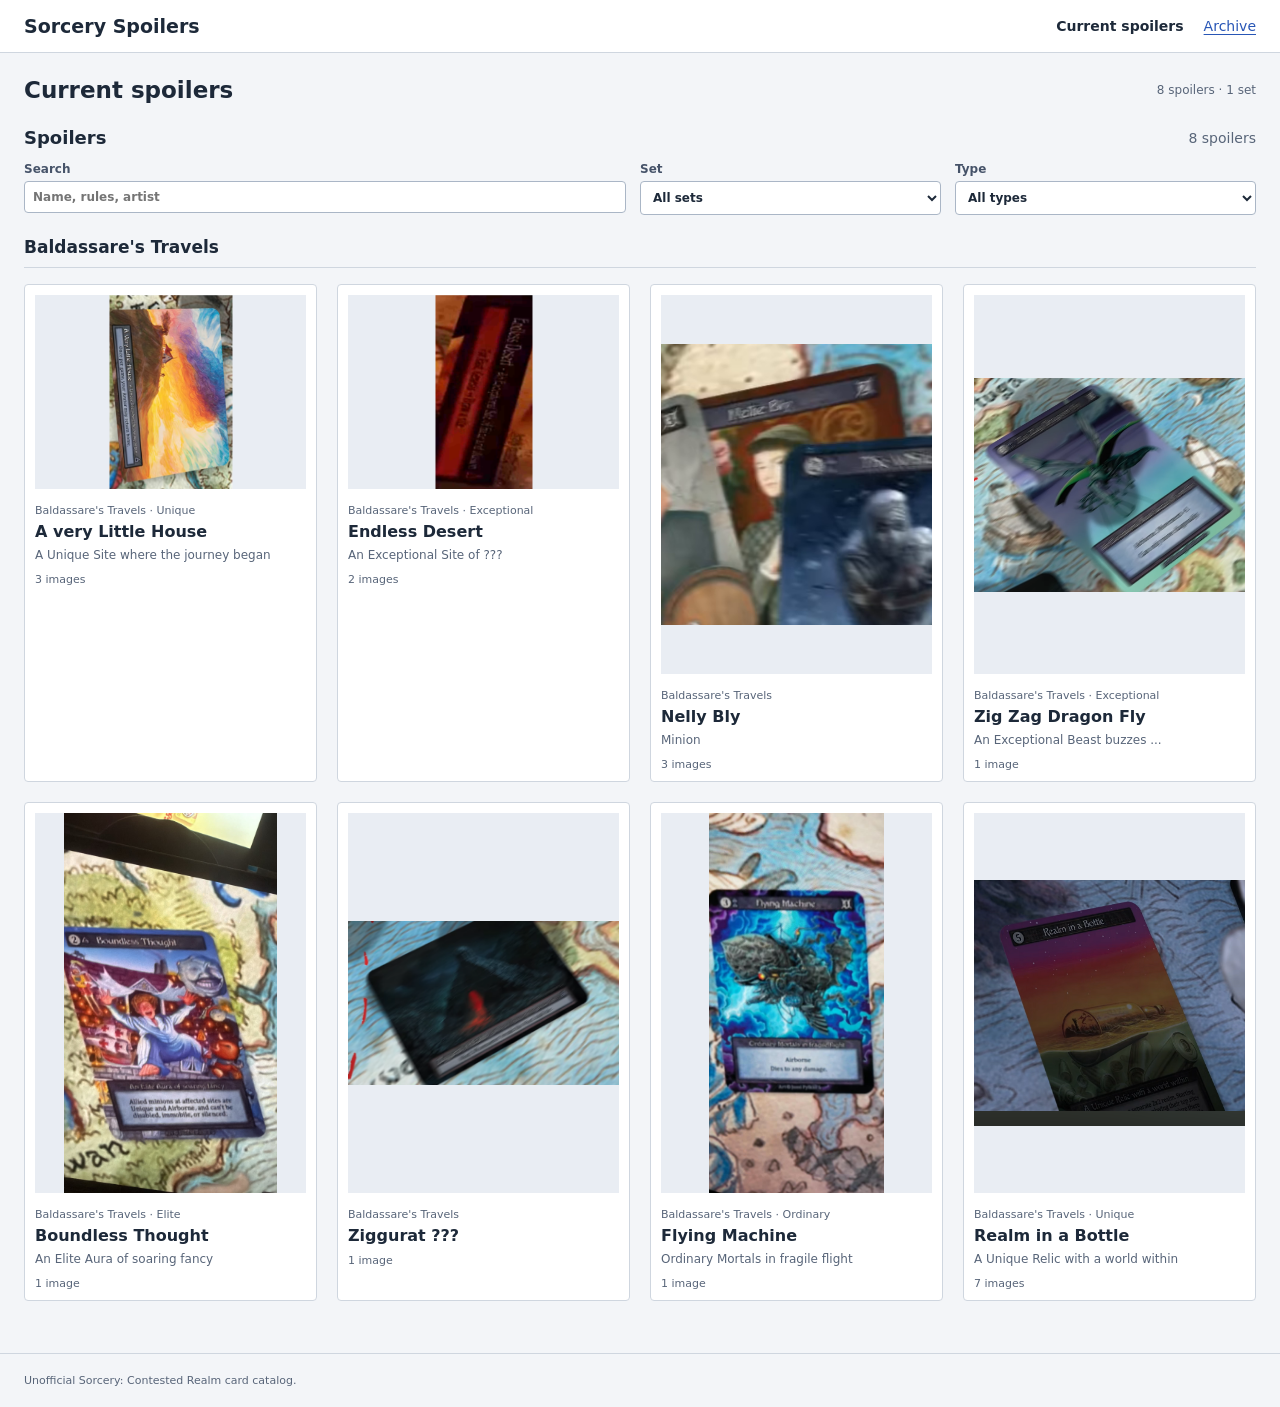
<file: index.html>
<!doctype html>
<html lang="en">
<head><meta charset="utf-8"><meta name="viewport" content="width=device-width,initial-scale=1"><meta name="description" content="Sorcery: Contested Realm card reveals and released-set archive."><title>Sorcery Spoilers</title><link rel="stylesheet" href="style.css"><script src="public.js" defer></script></head>
<body class="public" data-view="current"><header class="topbar"><a class="brand" href="./">Sorcery Spoilers</a><nav aria-label="Public pages"><a id="view-current" href="./" aria-current="page">Current spoilers</a><a id="view-archive" href="archive.html">Archive</a></nav></header>
<main><div class="public-header"><h1 id="collection-title">Current spoilers</h1><p id="stats">Loading…</p></div><section id="gallery"><div class="section-title"><h2>Spoilers</h2><span id="result-count" class="muted" aria-live="polite"></span></div><div class="filters"><label>Search<input id="search" type="search" placeholder="Name, rules, artist"></label><label>Set<select id="set"><option value="">All sets</option></select></label><label>Type<select id="type"><option value="">All types</option></select></label></div><div id="cards"></div><p id="empty" class="empty" hidden>No spoilers match.</p></section></main>
<dialog id="detail"><button id="close-detail" class="close" aria-label="Close card details">Close</button><div id="detail-content"></div></dialog><footer>Unofficial Sorcery: Contested Realm card catalog.</footer></body></html>
</file>
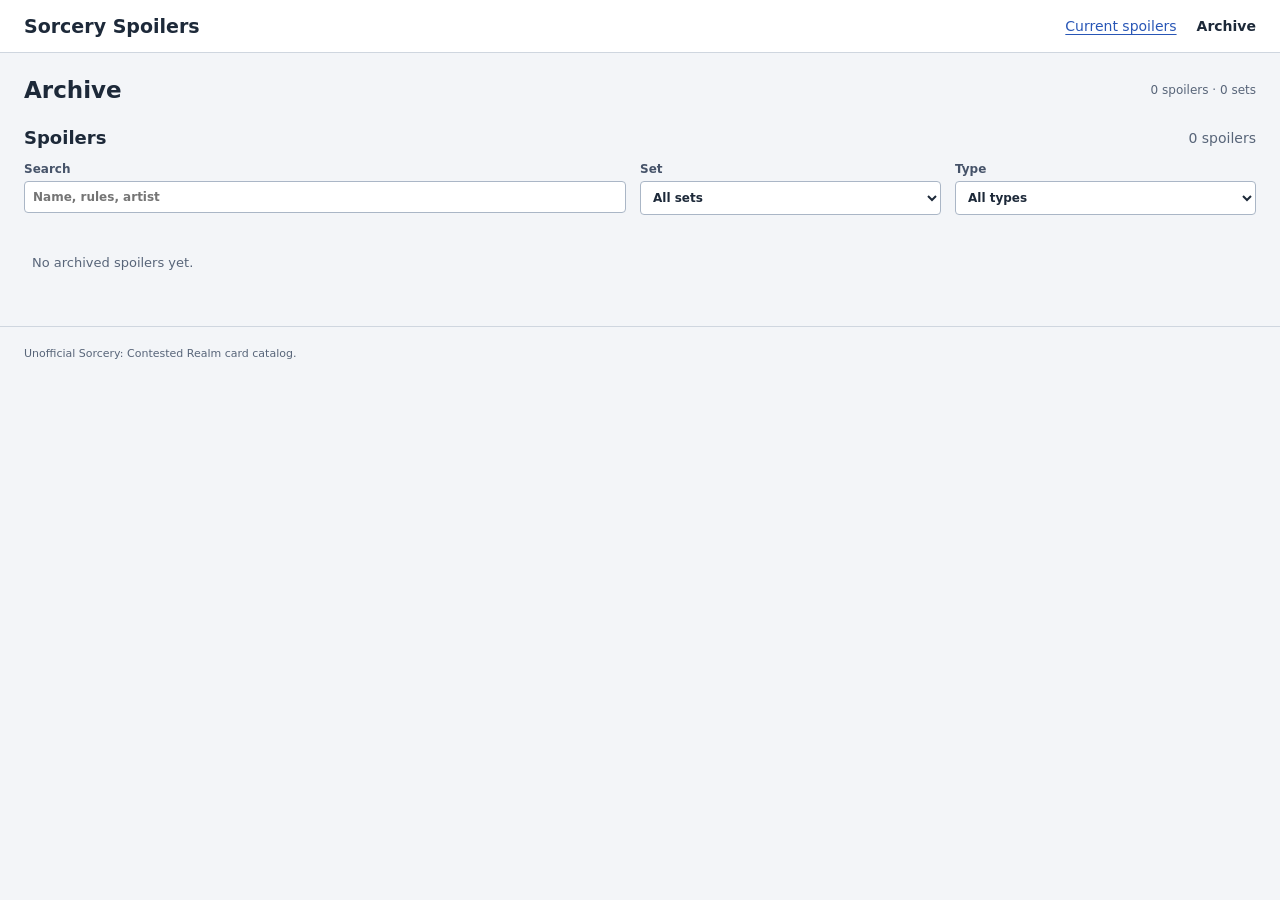
<file: archive.html>
<!doctype html>
<html lang="en">
<head><meta charset="utf-8"><meta name="viewport" content="width=device-width,initial-scale=1"><meta name="description" content="Past Sorcery: Contested Realm spoilers grouped by released set."><title>Archive — Sorcery Spoilers</title><link rel="stylesheet" href="style.css"><script src="public.js" defer></script></head>
<body class="public" data-view="archive"><header class="topbar"><a class="brand" href="./">Sorcery Spoilers</a><nav aria-label="Public pages"><a id="view-current" href="./">Current spoilers</a><a id="view-archive" href="archive.html" aria-current="page">Archive</a></nav></header>
<main><div class="public-header"><h1 id="collection-title">Archive</h1><p id="stats">Loading…</p></div><section id="gallery"><div class="section-title"><h2>Spoilers</h2><span id="result-count" class="muted" aria-live="polite"></span></div><div class="filters"><label>Search<input id="search" type="search" placeholder="Name, rules, artist"></label><label>Set<select id="set"><option value="">All sets</option></select></label><label>Type<select id="type"><option value="">All types</option></select></label></div><div id="cards"></div><p id="empty" class="empty" hidden>No spoilers match.</p></section></main>
<dialog id="detail"><button id="close-detail" class="close" aria-label="Close card details">Close</button><div id="detail-content"></div></dialog><footer>Unofficial Sorcery: Contested Realm card catalog.</footer></body></html>
</file>
<file: style.css>
:root{color-scheme:light;--bg:#f3f5f8;--panel:#fff;--line:#cfd6df;--ink:#1d2939;--muted:#586579;--accent:#2856b6;--accent-soft:#edf2fc;font-family:system-ui,-apple-system,BlinkMacSystemFont,"Segoe UI",sans-serif;font-size:14px;background:var(--bg);color:var(--ink)}
*{box-sizing:border-box}body{margin:0}button,input,select,textarea{font:inherit}a{color:var(--accent);text-underline-offset:3px}button{padding:8px 12px;border:1px solid #aab6c6;border-radius:4px;background:#fff;color:var(--ink);cursor:pointer}button:hover{background:var(--accent-soft);border-color:var(--accent)}button:disabled{opacity:.5;cursor:default}button.primary{background:var(--accent);border-color:var(--accent);color:#fff;font-weight:600}button.primary:hover{background:#204999}.selected{border-color:var(--accent)!important;background:var(--accent-soft)!important}input,select,textarea{width:100%;max-width:100%;padding:8px;border:1px solid #aab6c6;border-radius:4px;background:#fff;color:var(--ink)}input[type=checkbox],input[type=radio]{width:auto;margin:0;accent-color:var(--accent)}textarea{resize:vertical}label{display:block;font-size:12px;font-weight:600;color:#465369;margin:10px 0}label input,label select,label textarea{display:block;margin-top:5px}.check{display:flex;align-items:center;gap:8px;font-size:12px;font-weight:400;color:var(--ink)}.check input{margin:0}:focus-visible{outline:2px solid var(--accent);outline-offset:2px}h1,h2,h3,p{margin-top:0}h1{font-size:23px}h2{font-size:18px;font-weight:650}h3{font-size:14px;font-weight:650}p{line-height:1.5}.muted{color:var(--muted)}.small,small{font-size:12px}.topbar{display:flex;justify-content:space-between;align-items:center;gap:20px;padding:15px 24px;border-bottom:1px solid var(--line);background:#fff}.brand{font-size:19px;font-weight:700;color:var(--ink);text-decoration:none}.brand span{font-size:13px;color:var(--muted);font-weight:500;margin-left:12px}.publish-bar{display:flex;align-items:center;gap:12px}.publish-bar span{font-size:12px;color:var(--muted)}#notice:empty{display:none}#notice{padding:10px 24px;border-bottom:1px solid var(--line)}.success{background:#edf6ef;color:#285b38}.error{background:#fff0ee;color:#8f2c21}.workspace{display:grid;grid-template-columns:minmax(0,.9fr) minmax(0,1.1fr);max-width:1800px;margin:auto;min-height:calc(100vh - 65px)}.panel{padding:18px 15px;background:var(--panel)}.collection{border-right:1px solid var(--line)}.review-center{padding:20px;min-width:0}.section-title{display:flex;justify-content:space-between;align-items:center;gap:12px;margin-bottom:14px}.section-title h1,.section-title h2{margin:0}.collection h1{font-size:17px}.image-panel{padding:16px;border:1px solid var(--line);border-radius:6px;background:#fff}.image-heading{margin-bottom:12px}.image-heading h2{font-size:16px}.comparison{display:flex;justify-content:center;align-items:center;min-height:260px;padding:8px 0}.comparison a{max-width:100%;line-height:0}.comparison img{max-width:100%;height:auto;max-height:var(--preview-image-height,420px);object-fit:contain}.empty{padding:16px 8px;color:var(--muted);font-size:13px}.image-actions{margin-top:16px;border:1px solid var(--line);border-radius:6px;background:#fff}.image-actions>.action-section,.image-actions>.context{margin:0;border:0;border-radius:0;padding:0}.image-actions>.new-card-action,.image-actions>details.context{border-top:1px solid var(--line)}.new-card-action{padding:12px 16px}.new-card-action>#editor:not(:empty){margin-top:12px}.new-card-action>button{width:100%;text-align:left;font-size:14px;font-weight:600;background:transparent;border-color:transparent;padding:3px 0}.new-card-action>button:hover{color:var(--accent)}.image-actions>details>summary{display:flex;align-items:center;justify-content:space-between;gap:12px;padding:15px 16px;list-style:none}.image-actions>details>summary::-webkit-details-marker{display:none}.image-actions>details>summary:after{content:"+";font-size:17px;font-weight:400;color:var(--muted)}.image-actions>details[open]>summary:after{content:"−"}.action-section>summary h2{margin:0;font-size:14px;font-weight:600}.action-section>form{padding:0 16px 16px}.action-section form>button[type=submit]{margin-top:14px}.image-actions>.context>summary{font-size:12px;color:var(--muted)}#context{padding:0 16px 16px}.field-grid{display:grid;grid-template-columns:repeat(2,minmax(0,1fr));gap:0 14px}.field-grid label:has(textarea){grid-column:1/-1}.action-row{display:flex;flex-wrap:wrap;gap:8px;margin:12px 0}.action-row button{font-size:12px}.card-picker{position:relative}.picker-input{display:flex;gap:4px}.picker-input input{min-width:0}.picker-input button{flex:0 0 36px}.card-options{position:absolute;z-index:10;top:calc(100% + 4px);left:0;right:0;max-height:330px;overflow:auto;background:#fff;border:1px solid #aab6c6;border-radius:4px;box-shadow:0 5px 16px #18223020}.card-option{display:block;text-align:left;width:100%;border:0;border-radius:0;border-bottom:1px solid #e4e8ee;padding:8px}.card-option[aria-selected=true]{background:var(--accent-soft);box-shadow:inset 3px 0 var(--accent)}.card-row{display:flex;gap:10px;align-items:center;text-align:left;min-width:0}.card-row img,.thumbnail-placeholder{width:42px;height:58px;object-fit:contain;flex:0 0 42px}.thumbnail-placeholder{display:flex;align-items:center;justify-content:center;background:#e9edf3;color:var(--muted);font-size:10px;text-align:center}.card-row-text{display:flex;flex-direction:column;gap:4px;min-width:0;overflow-wrap:anywhere}.card-row-text small{font-size:11px;color:var(--muted)}#selected-card-preview:not(:empty){border:1px solid var(--line);background:#f8fafc;padding:10px;margin-top:10px;border-radius:4px}#current-links{flex:1;min-width:0}#current-links h3{font-size:12px;color:var(--muted);margin:0 0 8px;font-weight:500}#linked-cards{display:flex;flex-wrap:wrap;gap:8px}.linked-card{font-size:12px;padding:6px 8px}.linked-card img{width:28px;height:39px;flex-basis:28px}.editable-gallery{display:flex;flex-wrap:wrap;gap:10px;margin-bottom:16px}.editable-gallery figure{margin:0;width:94px;border:1px solid var(--line);border-radius:4px;padding:6px;background:#f8fafc}.editable-gallery img{width:80px;height:112px;object-fit:contain}.editable-gallery label{margin:7px 0}.small-button{font-size:11px;padding:4px 7px;width:100%}details{margin-top:12px;border-top:1px solid var(--line);padding-top:8px}summary{cursor:pointer;font-size:13px;font-weight:600;padding:6px 0}.context article{padding:12px 0;border-bottom:1px solid var(--line);font-size:12px}.context article small{display:block;color:var(--muted)}.context article p{white-space:pre-wrap;overflow-wrap:anywhere;margin:7px 0 0}.context h3{margin-top:10px}#filename{overflow:hidden;text-overflow:ellipsis;white-space:nowrap;text-align:center;margin:8px 0 0;font-size:11px}#filename:empty{display:none}#submission-tools{display:flex;align-items:flex-start;justify-content:space-between;gap:12px;border-top:1px solid var(--line);padding-top:12px;margin-top:14px}.image-toolbar{display:flex;gap:8px;margin-left:auto;flex-shrink:0}.image-toolbar button{font-size:12px;padding:6px 9px}.quiet-button{border-color:transparent;color:var(--muted);background:transparent}.quiet-button:hover{color:#8f2c21;border-color:#e5bab5;background:#fff5f3}[hidden]{display:none!important}
.public .topbar{max-width:1440px;margin:auto}.public nav{display:flex;gap:20px}.public main{max-width:1280px;padding:24px;margin:auto}.public-header{display:flex;justify-content:space-between;align-items:center;gap:20px;margin-bottom:24px}.public-header h1{margin:0}.public-header p{font-size:12px;margin:0;color:var(--muted)}.collection-tabs{display:flex;gap:8px;margin-bottom:24px}.collection-tabs button[aria-pressed=true]{background:var(--accent);color:#fff;border-color:var(--accent)}.filters{display:flex;gap:14px;margin-bottom:22px}.filters label{flex:1;margin:0}.filters label:first-child{flex:2}.set-group{margin-bottom:28px}.set-heading{font-size:17px;border-bottom:1px solid var(--line);padding-bottom:10px;margin-bottom:16px}.public-grid{display:grid;grid-template-columns:repeat(4,minmax(0,1fr));gap:20px}.public-card{display:flex;flex-direction:column;align-items:stretch;justify-content:flex-start;padding:10px;text-align:left;background:#fff;border:1px solid var(--line);border-radius:4px}.public-card:hover{background:#fff;border-color:var(--accent)}.card-face{aspect-ratio:5/7;flex-shrink:0;display:flex;align-items:center;justify-content:center;background:#e9edf3;color:var(--muted);font-size:13px;overflow:hidden}.card-face img{width:100%;height:100%;object-fit:contain}.card-meta{padding-top:12px}.card-meta h3{font-size:16px;margin:5px 0}.card-meta p{font-size:12px;color:var(--muted);margin:0 0 6px}.card-meta small{color:var(--muted);font-size:11px}.public footer{max-width:1280px;padding:20px 24px;margin:auto;border-top:1px solid var(--line);color:var(--muted);font-size:11px}.public dialog{width:min(950px,95vw);max-height:90vh;background:#fff;color:var(--ink);padding:24px;border:1px solid #aab6c6;border-radius:5px}.public dialog::backdrop{background:#18223099}.close{float:right}.detail-images{display:flex;gap:14px;overflow-x:auto;margin:20px 0}.detail-images a{flex:0 0 auto;max-width:100%}.detail-images img{height:350px;max-width:100%;object-fit:contain}.printed-fields{display:grid;grid-template-columns:150px 1fr;gap:9px 20px}.printed-fields dt{color:var(--muted);text-transform:capitalize;font-size:12px}.printed-fields dd{margin:0;white-space:pre-wrap;overflow-wrap:anywhere}
@media(max-width:1100px){.public-grid{grid-template-columns:repeat(3,minmax(0,1fr))}}
@media(max-width:650px){.topbar{padding:14px;flex-wrap:wrap;gap:12px}.publish-bar{flex-wrap:wrap;gap:8px}.workspace{display:flex;flex-direction:column}.collection{border-right:0;border-bottom:1px solid var(--line)}.review-center{padding:14px}.image-panel{padding:14px}.public main{padding:20px 14px}.public-header{align-items:flex-start;flex-direction:column;gap:8px}.filters{flex-wrap:wrap;gap:10px}.filters label:first-child{flex-basis:100%}.public-grid{grid-template-columns:repeat(2,minmax(0,1fr));gap:12px}.public-card{padding:7px}.card-meta h3{font-size:14px}.public nav{gap:14px;font-size:12px}.printed-fields{grid-template-columns:95px 1fr;gap:9px}.public dialog{padding:18px}.detail-images img{height:270px}}
.card-image{position:relative;display:block;aspect-ratio:5/7;overflow:hidden}.card-image>img{position:absolute;inset:0;width:100%;height:100%;max-width:none;max-height:none;object-fit:contain;display:block}.card-face .card-image{width:100%;height:100%}.card-face.site-face{aspect-ratio:7/5}.card-image.site-image{aspect-ratio:7/5}.site-image>img{inset:auto;left:50%;top:50%;width:71.428571%;height:140%;transform:translate(-50%,-50%) rotate(90deg)}.detail-images a{display:block;width:250px;max-width:100%;flex:0 0 auto}.detail-images a.site-asset{width:490px}.detail-images .card-image{width:100%;height:auto}
.collection-grid{display:grid;grid-template-columns:repeat(auto-fill,minmax(100px,1fr));gap:8px;max-height:calc(100vh - 310px);min-height:150px;overflow-y:auto;align-content:start;margin-bottom:12px}.collection-tile{display:flex;flex-direction:column;gap:5px;align-items:stretch;justify-content:flex-start;padding:5px;min-width:0;text-align:center}.collection-tile .card-image{width:100%}.tile-caption{font-size:11px;line-height:1.35;display:block;white-space:nowrap;overflow:hidden;text-overflow:ellipsis;max-width:100%;overflow-wrap:normal}.grid-placeholder{aspect-ratio:5/7;display:flex;align-items:center;justify-content:center;background:#e9edf3;color:var(--muted);font-size:11px}.collection-grid>.empty{grid-column:1/-1}.grid-pager{display:flex;gap:6px;align-items:center;justify-content:space-between;margin:10px 0 16px}.grid-pager button{font-size:11px;padding:5px 7px}.grid-pager span{font-size:11px;color:var(--muted)}.catalog-actions{margin:10px 0 16px}.catalog-actions button{font-size:12px}.card-save-bar{position:sticky;top:var(--preview-offset,0px);z-index:5;display:flex;align-items:center;justify-content:space-between;gap:12px;padding:12px 0;margin-bottom:16px;background:var(--panel);border-bottom:1px solid var(--line)}.card-save-bar h2{margin:0}.gallery-view{display:block;padding:0;border:0;background:transparent;width:100%;line-height:0}.gallery-view img{max-width:100%}@media(max-width:650px){.collection-grid{max-height:340px}}

.save-status{font-size:12px;font-weight:400;color:var(--muted);max-width:65%;text-align:right;overflow-wrap:anywhere}.save-status[data-state=saved]{color:#285b38}.save-status[data-state=error]{color:#8f2c21}

.image-panel.is-floating{position:fixed;z-index:20;padding:12px;box-shadow:0 6px 20px #18223024}.image-panel.is-floating .image-heading,.image-panel.is-floating #filename,.image-panel.is-floating #submission-tools{display:none!important}.image-panel.is-floating .comparison{min-height:0;padding:0}.image-panel.is-floating .comparison img{transition:max-height 120ms ease-out}.review-center :is(input,textarea,select,button){scroll-margin-top:calc(var(--preview-offset,0px) + 90px)}@media(prefers-reduced-motion:reduce){.image-panel.is-floating .comparison img{transition:none}}

.image-panel.is-floating::before,.image-panel.is-floating::after{content:"";position:absolute;left:0;right:0}.image-panel.is-floating::before{bottom:100%;height:12px;background:var(--bg)}.image-panel.is-floating::after{top:100%;height:1px;background:var(--panel)}

.public nav a[aria-current=page]{font-weight:650;color:var(--ink);text-decoration:none}.archive-list{list-style:none;padding:0;margin:0;display:grid;gap:8px}.archive-card.public-card{width:100%;flex-direction:row;align-items:center;gap:16px}.archive-card .card-face{width:64px;flex:0 0 64px}.archive-card .card-meta{padding:0;min-width:0}.archive-card .card-meta h3{font-size:15px;margin:0 0 5px;overflow-wrap:anywhere}.archive-card .card-meta p{margin:0}
</file>
